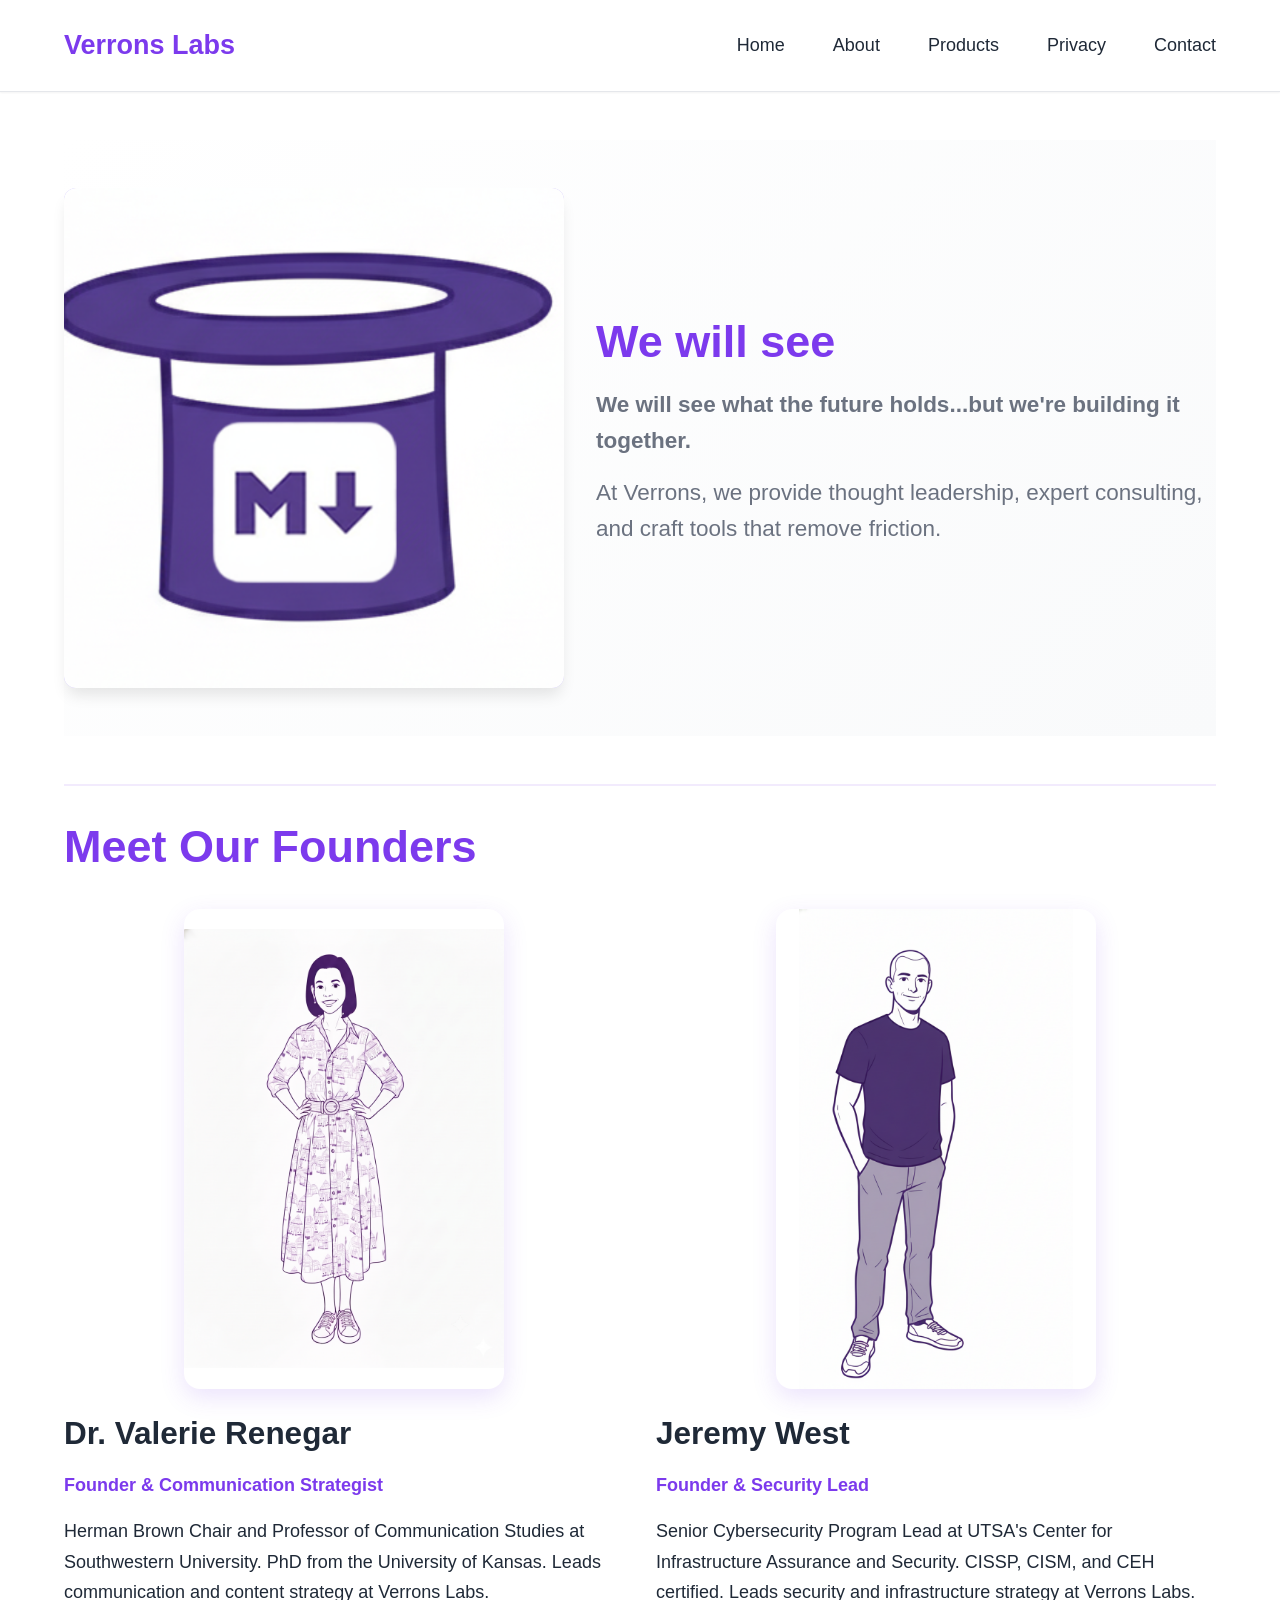
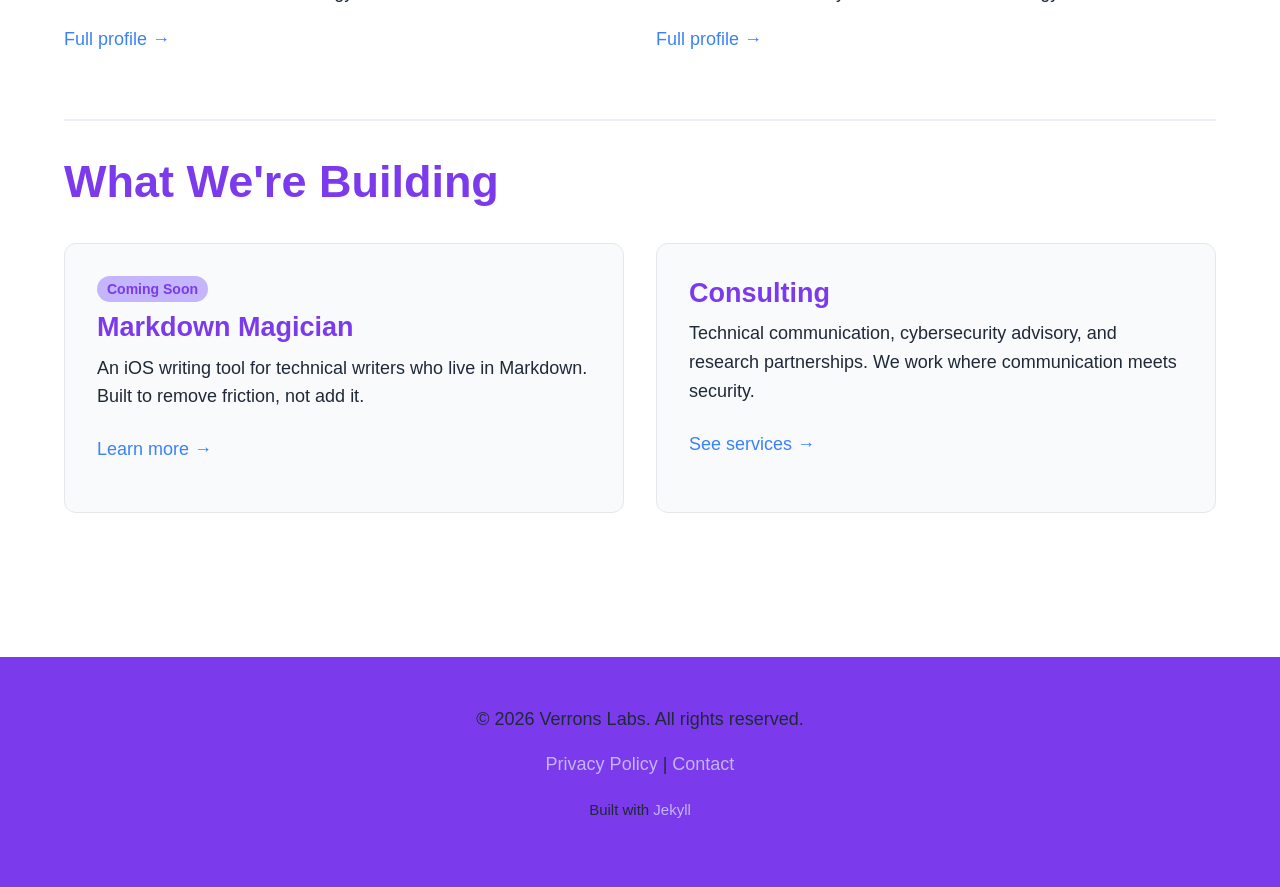
<file: index.html>
<!DOCTYPE html>
<html lang="en">
<head>
  <meta charset="UTF-8">
  <meta name="viewport" content="width=device-width, initial-scale=1.0">
  <meta name="description" content="Verrons Labs - Products and consulting for technical writers">
  <meta name="theme-color" content="#7C3AED">
  
  <title>Home | Verrons Labs</title>
  
  <!-- CSS -->
  <link rel="stylesheet" href="/assets/css/style.css">
  
  <!-- Preconnect to optimize font loading -->
  <link rel="preconnect" href="https://fonts.googleapis.com">
  
  <!-- SEO -->
  <!-- Begin Jekyll SEO tag v2.8.0 -->
<title>Home | Verrons Labs</title>
<meta name="generator" content="Jekyll v4.3.4" />
<meta property="og:title" content="Home" />
<meta property="og:locale" content="en_US" />
<meta name="description" content="Verrons Labs - Products and consulting for technical writers" />
<meta property="og:description" content="Verrons Labs - Products and consulting for technical writers" />
<link rel="canonical" href="https://verrons.com/" />
<meta property="og:url" content="https://verrons.com/" />
<meta property="og:site_name" content="Verrons Labs" />
<meta property="og:type" content="website" />
<meta name="twitter:card" content="summary" />
<meta property="twitter:title" content="Home" />
<script type="application/ld+json">
{"@context":"https://schema.org","@type":"WebSite","description":"Verrons Labs - Products and consulting for technical writers","headline":"Home","name":"Verrons Labs","url":"https://verrons.com/"}</script>
<!-- End Jekyll SEO tag -->

  
  <!-- Favicon -->
  <link rel="icon" type="image/svg+xml" href="data:image/svg+xml,<svg xmlns='http://www.w3.org/2000/svg' viewBox='0 0 100 100'><text y='75' font-size='75' font-weight='bold' fill='%237C3AED'>V</text></svg>">
  
  <!-- Apple touch icon -->
  <link rel="apple-touch-icon" href="/assets/images/apple-touch-icon.png">
</head>
<body>
  <!-- Skip to main content link for accessibility -->
  <a href="#main" class="skip-link">Skip to main content</a>
  
  <!-- Header and Navigation -->
  <header>
    <div class="container">
      <nav>
        <a href="/" class="logo">Verrons Labs</a>
        <ul class="nav-links">
          <li><a href="/index.html">Home</a></li>
          <li><a href="/about/">About</a></li>
          <li><a href="/products/">Products</a></li>
          <li><a href="/privacy/">Privacy</a></li>
          <li><a href="/contact/">Contact</a></li>
        </ul>
      </nav>
    </div>
  </header>

  <!-- Main content -->
  <main id="main">
    <div class="container">
      <section class="hero">
  <div class="hero-content">
    <div class="hero-avatar">
      <img src="/assets/images/Icons/mm-logo.png" alt="Markdown Magician - Our first product" aria-label="Markdown Magician Logo" loading="lazy" />
    </div>
    <div class="hero-text">
      <h2>We will see</h2>
      <p><strong>We will see what the future holds...but we're building it together.</strong></p>
      <p>At Verrons, we provide thought leadership, expert consulting, and craft tools that remove friction.</p>
    </div>
  </div>
</section>

<div class="divider"></div>

<section id="founders">
  <h2>Meet Our Founders</h2>
  <div class="founders">
    <!-- Valerie -->
    <div class="founder">
      <div class="founder-image">
        <img src="/assets/images/avatars/valerie-renegar-hero.png" alt="Dr. Valerie Renegar" />
      </div>
      <div class="founder-content">
        <h3>Dr. Valerie Renegar</h3>
        <p><strong>Founder &amp; Communication Strategist</strong></p>
        <p>Herman Brown Chair and Professor of Communication Studies at Southwestern University. PhD from the University of Kansas. Leads communication and content strategy at Verrons Labs.</p>
        <p><a href="/about/">Full profile →</a></p>
      </div>
    </div>

    <!-- Jeremy -->
    <div class="founder">
      <div class="founder-image">
        <img src="/assets/images/avatars/jeremy-west-professional.png" alt="Jeremy West" />
      </div>
      <div class="founder-content">
        <h3>Jeremy West</h3>
        <p><strong>Founder &amp; Security Lead</strong></p>
        <p>Senior Cybersecurity Program Lead at UTSA's Center for Infrastructure Assurance and Security. CISSP, CISM, and CEH certified. Leads security and infrastructure strategy at Verrons Labs.</p>
        <p><a href="/about/">Full profile →</a></p>
      </div>
    </div>

  </div>
</section>

<div class="divider"></div>

<section class="content">
  <h2>What We're Building</h2>
  <div class="services-grid">

    <div class="service-card">
      <span class="badge">Coming Soon</span>
      <h3>Markdown Magician</h3>
      <p>An iOS writing tool for technical writers who live in Markdown. Built to remove friction, not add it.</p>
      <p><a href="/products/">Learn more →</a></p>
    </div>

    <div class="service-card">
      <h3>Consulting</h3>
      <p>Technical communication, cybersecurity advisory, and research partnerships. We work where communication meets security.</p>
      <p><a href="/products/">See services →</a></p>
    </div>

  </div>
</section>

    </div>
  </main>

  <!-- Footer -->
  <footer>
    <div class="container">
      <p>&copy; 2026 Verrons Labs. All rights reserved.</p>
      <p>
        <a href="/privacy/">Privacy Policy</a> | 
        <a href="mailto:contact@verrons.com">Contact</a>
      </p>
      <p>
        <small>Built with <a href="https://jekyllrb.com/" target="_blank">Jekyll</a></small>
      </p>
    </div>
  </footer>

  <!-- Analytics and scripts (future) -->
  <!-- No tracking or analytics in MVP to comply with privacy requirements -->
</body>
</html>
</file>
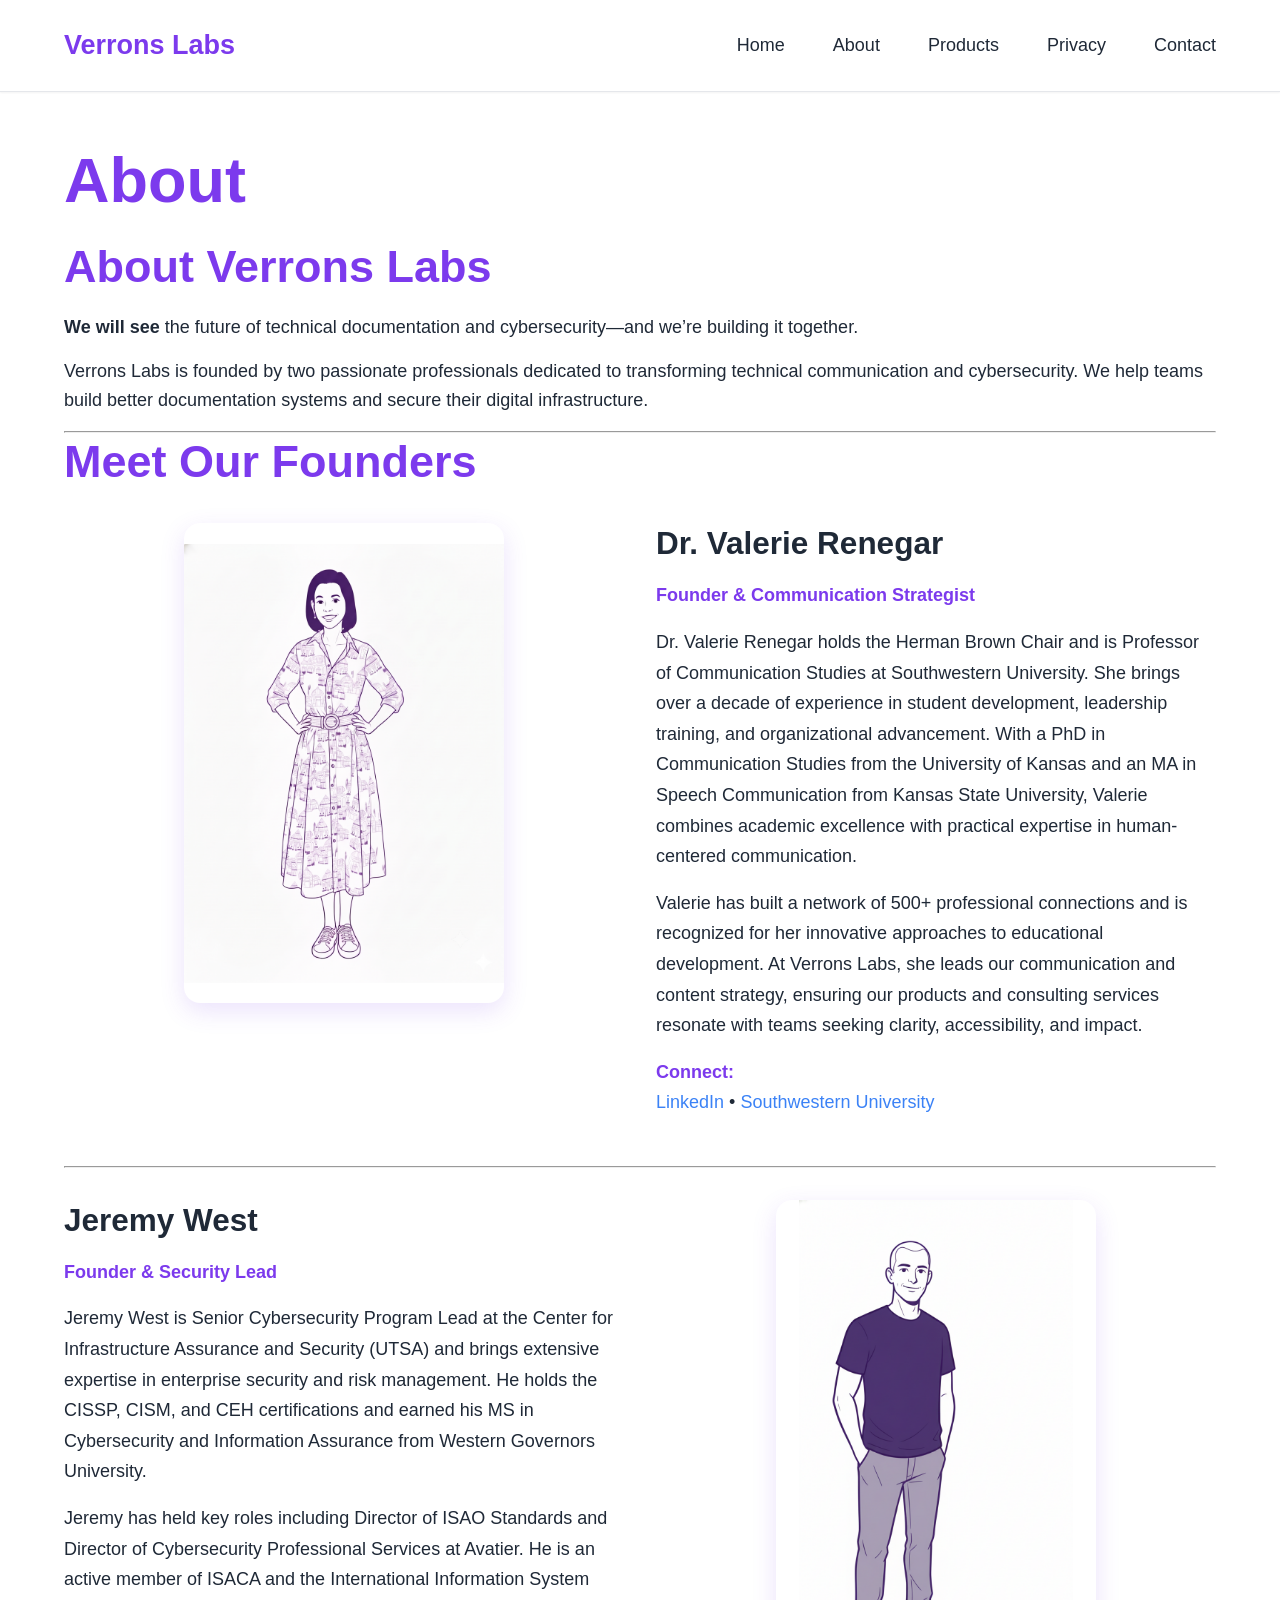
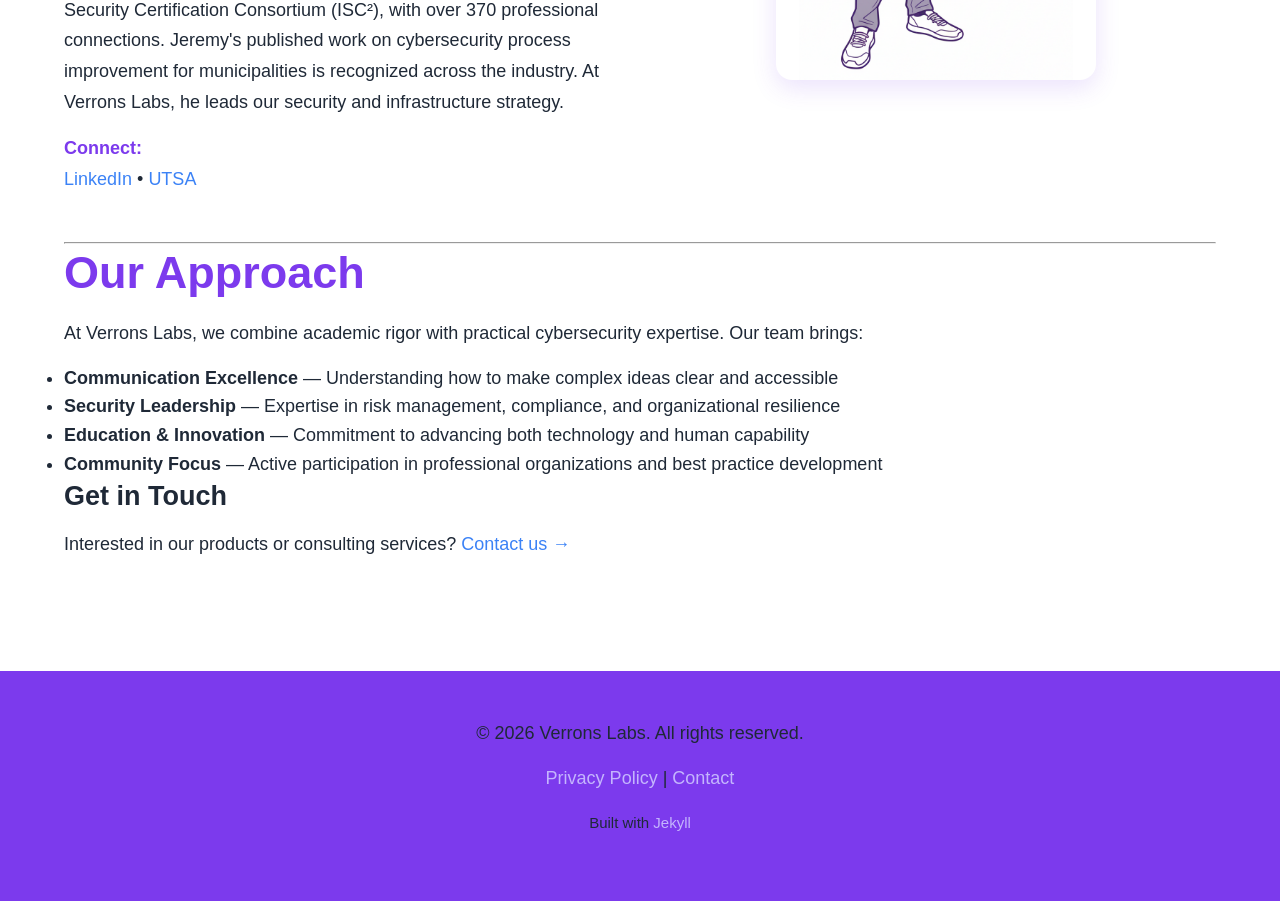
<file: about/index.html>
<!DOCTYPE html>
<html lang="en">
<head>
  <meta charset="UTF-8">
  <meta name="viewport" content="width=device-width, initial-scale=1.0">
  <meta name="description" content="About Verrons Labs - Meet the founders">
  <meta name="theme-color" content="#7C3AED">
  
  <title>About | Verrons Labs</title>
  
  <!-- CSS -->
  <link rel="stylesheet" href="/assets/css/style.css">
  
  <!-- Preconnect to optimize font loading -->
  <link rel="preconnect" href="https://fonts.googleapis.com">
  
  <!-- SEO -->
  <!-- Begin Jekyll SEO tag v2.8.0 -->
<title>About | Verrons Labs</title>
<meta name="generator" content="Jekyll v4.3.4" />
<meta property="og:title" content="About" />
<meta property="og:locale" content="en_US" />
<meta name="description" content="About Verrons Labs - Meet the founders" />
<meta property="og:description" content="About Verrons Labs - Meet the founders" />
<link rel="canonical" href="https://verrons.com/about/" />
<meta property="og:url" content="https://verrons.com/about/" />
<meta property="og:site_name" content="Verrons Labs" />
<meta property="og:type" content="website" />
<meta name="twitter:card" content="summary" />
<meta property="twitter:title" content="About" />
<script type="application/ld+json">
{"@context":"https://schema.org","@type":"WebSite","description":"About Verrons Labs - Meet the founders","headline":"About","name":"Verrons Labs","url":"https://verrons.com/about/"}</script>
<!-- End Jekyll SEO tag -->

  
  <!-- Favicon -->
  <link rel="icon" type="image/svg+xml" href="data:image/svg+xml,<svg xmlns='http://www.w3.org/2000/svg' viewBox='0 0 100 100'><text y='75' font-size='75' font-weight='bold' fill='%237C3AED'>V</text></svg>">
  
  <!-- Apple touch icon -->
  <link rel="apple-touch-icon" href="/assets/images/apple-touch-icon.png">
</head>
<body>
  <!-- Skip to main content link for accessibility -->
  <a href="#main" class="skip-link">Skip to main content</a>
  
  <!-- Header and Navigation -->
  <header>
    <div class="container">
      <nav>
        <a href="/" class="logo">Verrons Labs</a>
        <ul class="nav-links">
          <li><a href="/index.html">Home</a></li>
          <li><a href="/about/">About</a></li>
          <li><a href="/products/">Products</a></li>
          <li><a href="/privacy/">Privacy</a></li>
          <li><a href="/contact/">Contact</a></li>
        </ul>
      </nav>
    </div>
  </header>

  <!-- Main content -->
  <main id="main">
    <div class="container">
      <article class="page">
  
    <h1>About</h1>
  
  
  <h2 id="about-verrons-labs">About Verrons Labs</h2>

<p><strong>We will see</strong> the future of technical documentation and cybersecurity—and we’re building it together.</p>

<p>Verrons Labs is founded by two passionate professionals dedicated to transforming technical communication and cybersecurity. We help teams build better documentation systems and secure their digital infrastructure.</p>

<hr />

<h2 id="meet-our-founders">Meet Our Founders</h2>

<div class="founder-profile">
  <div class="founder-image">
    <img src="/assets/images/avatars/valerie-renegar-hero.png" alt="Dr. Valerie Renegar - Founder &amp; Communication Strategist" />
  </div>
  <div class="founder-content">
    <h3>Dr. Valerie Renegar</h3>
    <p><strong>Founder &amp; Communication Strategist</strong></p>
    
    <p>Dr. Valerie Renegar holds the Herman Brown Chair and is Professor of Communication Studies at Southwestern University. She brings over a decade of experience in student development, leadership training, and organizational advancement. With a PhD in Communication Studies from the University of Kansas and an MA in Speech Communication from Kansas State University, Valerie combines academic excellence with practical expertise in human-centered communication.</p>
    
    <p>Valerie has built a network of 500+ professional connections and is recognized for her innovative approaches to educational development. At Verrons Labs, she leads our communication and content strategy, ensuring our products and consulting services resonate with teams seeking clarity, accessibility, and impact.</p>
    
    <p><strong>Connect:</strong><br />
    <a href="https://www.linkedin.com/in/valerie-renegar-298a778/">LinkedIn</a> • <a href="https://www.southwestern.edu/">Southwestern University</a></p>
  </div>
</div>

<hr />

<div class="founder-profile founder-profile--alternate">
  <div class="founder-image">
    <img src="/assets/images/avatars/jeremy-west-professional.png" alt="Jeremy West - Founder &amp; Security Lead" />
  </div>
  <div class="founder-content">
    <h3>Jeremy West</h3>
    <p><strong>Founder &amp; Security Lead</strong></p>
    
    <p>Jeremy West is Senior Cybersecurity Program Lead at the Center for Infrastructure Assurance and Security (UTSA) and brings extensive expertise in enterprise security and risk management. He holds the CISSP, CISM, and CEH certifications and earned his MS in Cybersecurity and Information Assurance from Western Governors University.</p>
    
    <p>Jeremy has held key roles including Director of ISAO Standards and Director of Cybersecurity Professional Services at Avatier. He is an active member of ISACA and the International Information System Security Certification Consortium (ISC²), with over 370 professional connections. Jeremy's published work on cybersecurity process improvement for municipalities is recognized across the industry. At Verrons Labs, he leads our security and infrastructure strategy.</p>
    
    <p><strong>Connect:</strong><br />
    <a href="https://www.linkedin.com/in/jeremy-west-security/">LinkedIn</a> • <a href="https://www.utsa.edu/">UTSA</a></p>
  </div>
</div>

<hr />

<h2 id="our-approach">Our Approach</h2>

<p>At Verrons Labs, we combine academic rigor with practical cybersecurity expertise. Our team brings:</p>

<ul>
  <li><strong>Communication Excellence</strong> — Understanding how to make complex ideas clear and accessible</li>
  <li><strong>Security Leadership</strong> — Expertise in risk management, compliance, and organizational resilience</li>
  <li><strong>Education &amp; Innovation</strong> — Commitment to advancing both technology and human capability</li>
  <li><strong>Community Focus</strong> — Active participation in professional organizations and best practice development</li>
</ul>

<h3 id="get-in-touch">Get in Touch</h3>

<p>Interested in our products or consulting services? <a href="/contact/">Contact us →</a></p>

</article>

    </div>
  </main>

  <!-- Footer -->
  <footer>
    <div class="container">
      <p>&copy; 2026 Verrons Labs. All rights reserved.</p>
      <p>
        <a href="/privacy/">Privacy Policy</a> | 
        <a href="mailto:contact@verrons.com">Contact</a>
      </p>
      <p>
        <small>Built with <a href="https://jekyllrb.com/" target="_blank">Jekyll</a></small>
      </p>
    </div>
  </footer>

  <!-- Analytics and scripts (future) -->
  <!-- No tracking or analytics in MVP to comply with privacy requirements -->
</body>
</html>
</file>
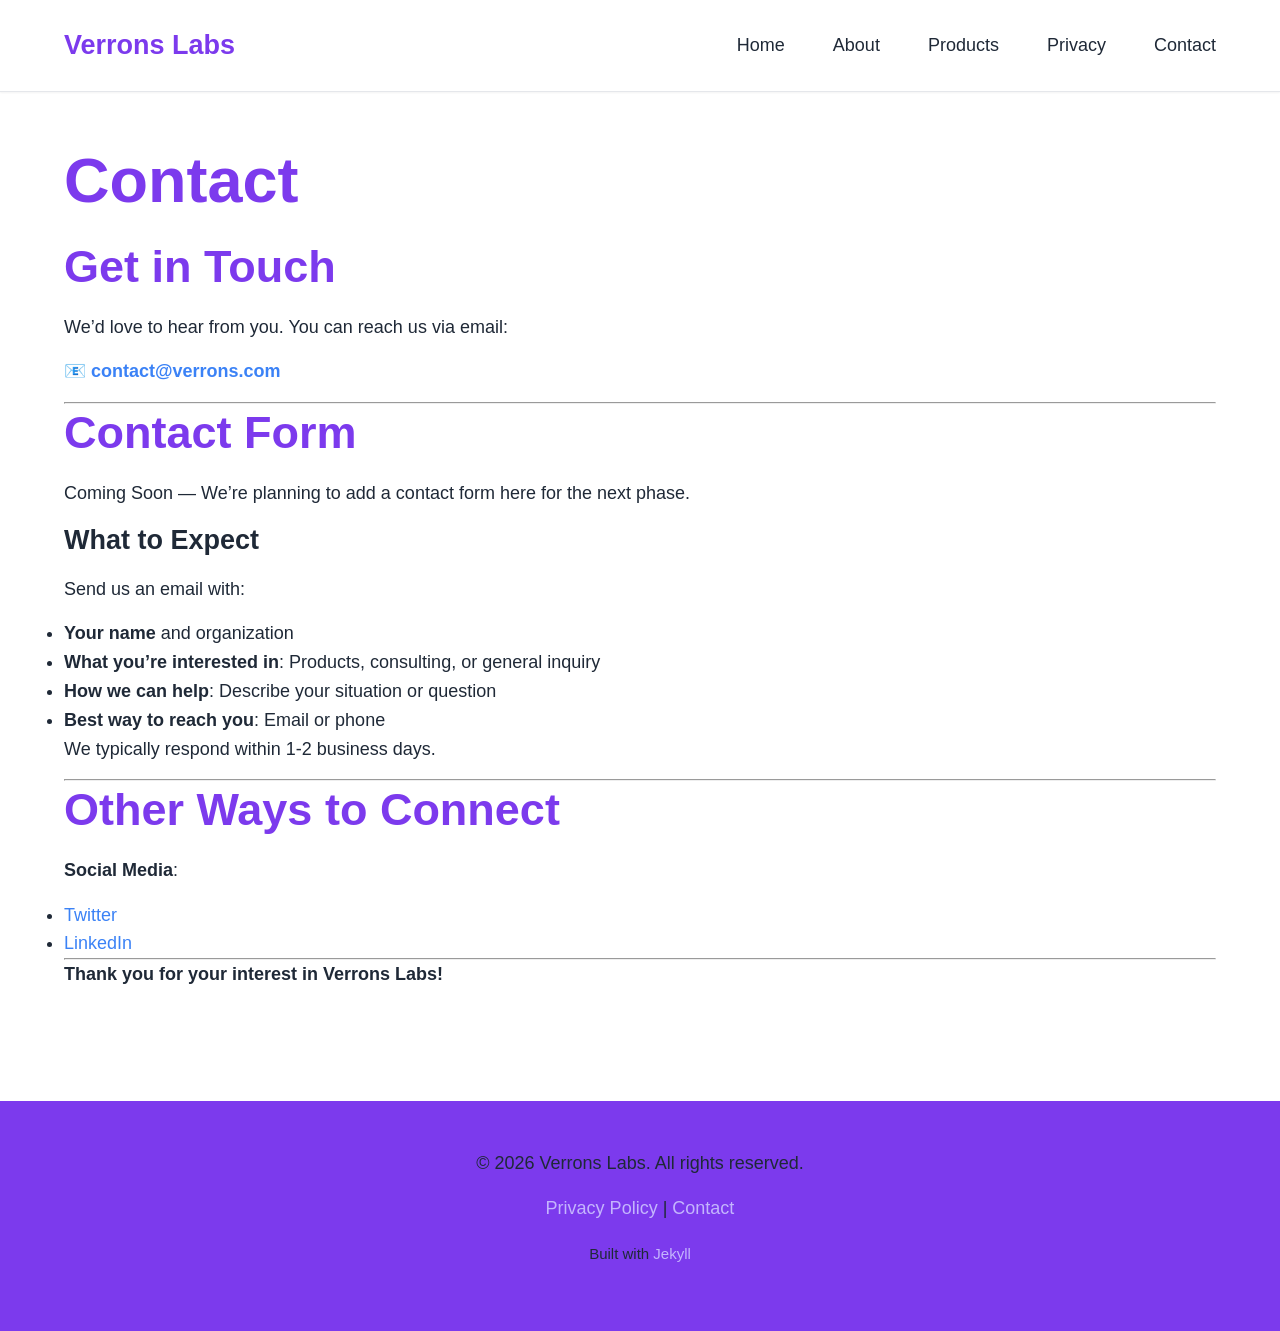
<file: contact/index.html>
<!DOCTYPE html>
<html lang="en">
<head>
  <meta charset="UTF-8">
  <meta name="viewport" content="width=device-width, initial-scale=1.0">
  <meta name="description" content="Contact Verrons Labs">
  <meta name="theme-color" content="#7C3AED">
  
  <title>Contact | Verrons Labs</title>
  
  <!-- CSS -->
  <link rel="stylesheet" href="/assets/css/style.css">
  
  <!-- Preconnect to optimize font loading -->
  <link rel="preconnect" href="https://fonts.googleapis.com">
  
  <!-- SEO -->
  <!-- Begin Jekyll SEO tag v2.8.0 -->
<title>Contact | Verrons Labs</title>
<meta name="generator" content="Jekyll v4.3.4" />
<meta property="og:title" content="Contact" />
<meta property="og:locale" content="en_US" />
<meta name="description" content="Contact Verrons Labs" />
<meta property="og:description" content="Contact Verrons Labs" />
<link rel="canonical" href="https://verrons.com/contact/" />
<meta property="og:url" content="https://verrons.com/contact/" />
<meta property="og:site_name" content="Verrons Labs" />
<meta property="og:type" content="website" />
<meta name="twitter:card" content="summary" />
<meta property="twitter:title" content="Contact" />
<script type="application/ld+json">
{"@context":"https://schema.org","@type":"WebPage","description":"Contact Verrons Labs","headline":"Contact","url":"https://verrons.com/contact/"}</script>
<!-- End Jekyll SEO tag -->

  
  <!-- Favicon -->
  <link rel="icon" type="image/svg+xml" href="data:image/svg+xml,<svg xmlns='http://www.w3.org/2000/svg' viewBox='0 0 100 100'><text y='75' font-size='75' font-weight='bold' fill='%237C3AED'>V</text></svg>">
  
  <!-- Apple touch icon -->
  <link rel="apple-touch-icon" href="/assets/images/apple-touch-icon.png">
</head>
<body>
  <!-- Skip to main content link for accessibility -->
  <a href="#main" class="skip-link">Skip to main content</a>
  
  <!-- Header and Navigation -->
  <header>
    <div class="container">
      <nav>
        <a href="/" class="logo">Verrons Labs</a>
        <ul class="nav-links">
          <li><a href="/index.html">Home</a></li>
          <li><a href="/about/">About</a></li>
          <li><a href="/products/">Products</a></li>
          <li><a href="/privacy/">Privacy</a></li>
          <li><a href="/contact/">Contact</a></li>
        </ul>
      </nav>
    </div>
  </header>

  <!-- Main content -->
  <main id="main">
    <div class="container">
      <article class="page">
  
    <h1>Contact</h1>
  
  
  <h2 id="get-in-touch">Get in Touch</h2>

<p>We’d love to hear from you. You can reach us via email:</p>

<p>📧 <strong><a href="mailto:contact@verrons.com">contact@verrons.com</a></strong></p>

<hr />

<h2 id="contact-form">Contact Form</h2>

<p>Coming Soon — We’re planning to add a contact form here for the next phase.</p>

<h3 id="what-to-expect">What to Expect</h3>

<p>Send us an email with:</p>
<ul>
  <li><strong>Your name</strong> and organization</li>
  <li><strong>What you’re interested in</strong>: Products, consulting, or general inquiry</li>
  <li><strong>How we can help</strong>: Describe your situation or question</li>
  <li><strong>Best way to reach you</strong>: Email or phone</li>
</ul>

<p>We typically respond within 1-2 business days.</p>

<hr />

<h2 id="other-ways-to-connect">Other Ways to Connect</h2>

<p><strong>Social Media</strong>:</p>
<ul>
  <li><a href="https://twitter.com/verrons_labs">Twitter</a></li>
  <li><a href="https://linkedin.com/company/verrons-labs">LinkedIn</a></li>
</ul>

<hr />

<p><strong>Thank you for your interest in Verrons Labs!</strong></p>

</article>

    </div>
  </main>

  <!-- Footer -->
  <footer>
    <div class="container">
      <p>&copy; 2026 Verrons Labs. All rights reserved.</p>
      <p>
        <a href="/privacy/">Privacy Policy</a> | 
        <a href="mailto:contact@verrons.com">Contact</a>
      </p>
      <p>
        <small>Built with <a href="https://jekyllrb.com/" target="_blank">Jekyll</a></small>
      </p>
    </div>
  </footer>

  <!-- Analytics and scripts (future) -->
  <!-- No tracking or analytics in MVP to comply with privacy requirements -->
</body>
</html>
</file>
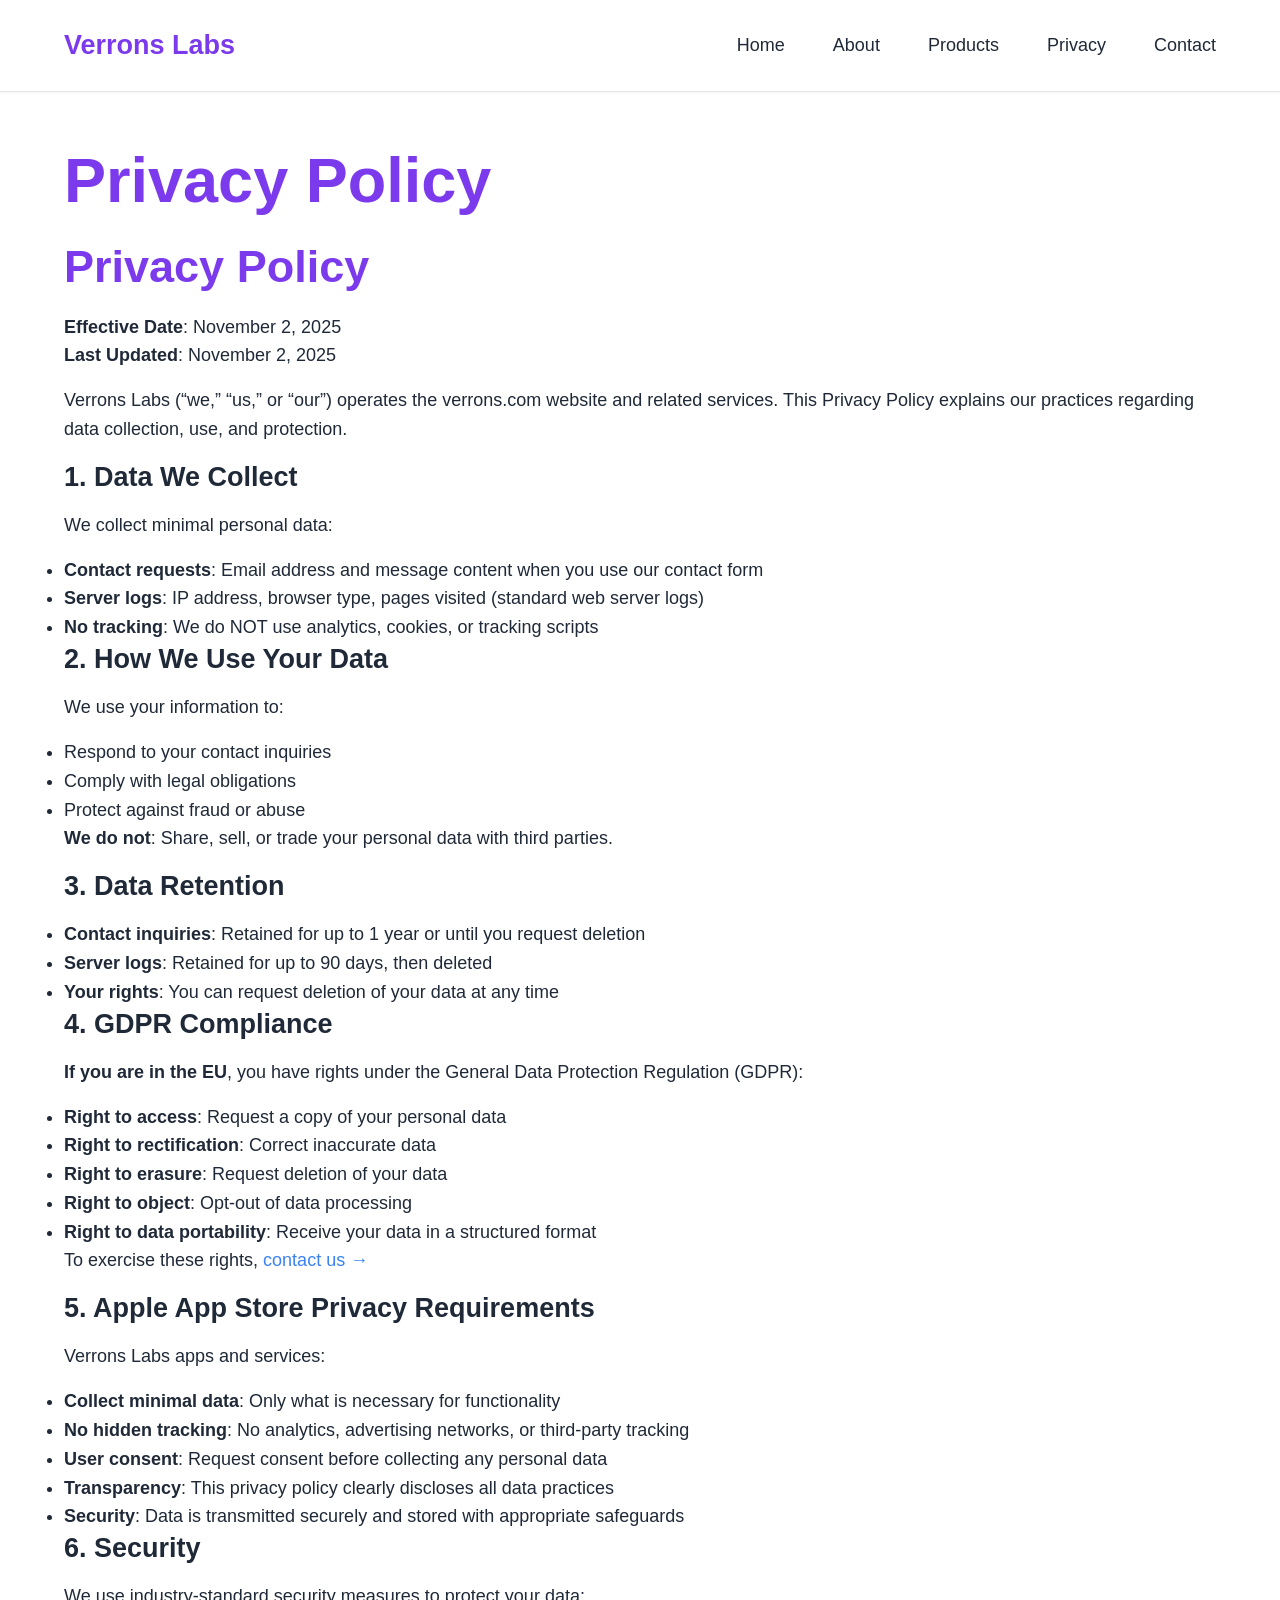
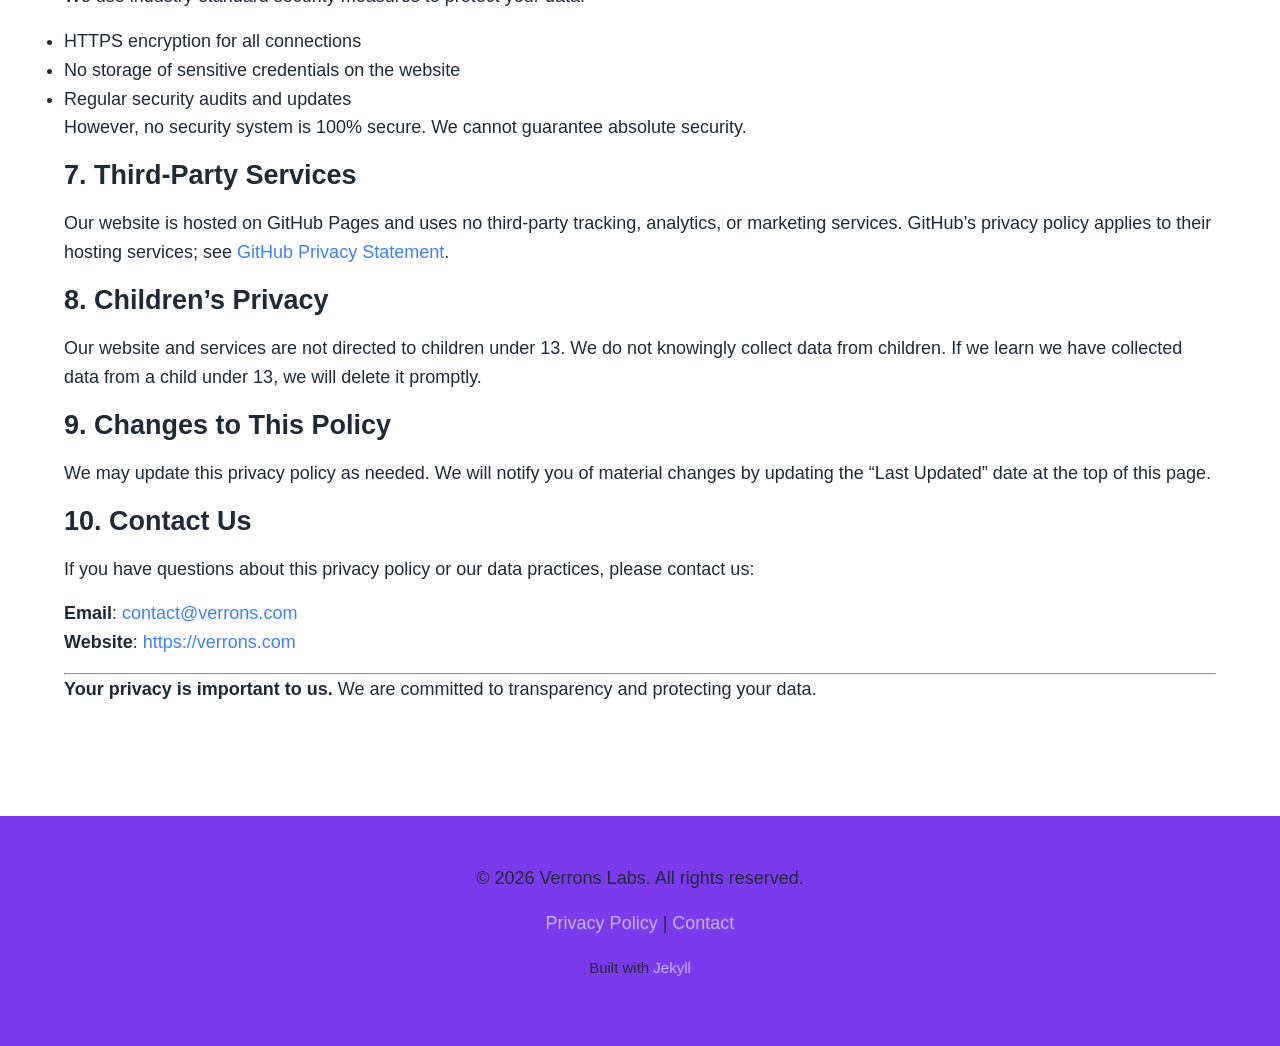
<file: privacy/index.html>
<!DOCTYPE html>
<html lang="en">
<head>
  <meta charset="UTF-8">
  <meta name="viewport" content="width=device-width, initial-scale=1.0">
  <meta name="description" content="Verrons Labs Privacy Policy - GDPR and Apple compliant">
  <meta name="theme-color" content="#7C3AED">
  
  <title>Privacy Policy | Verrons Labs</title>
  
  <!-- CSS -->
  <link rel="stylesheet" href="/assets/css/style.css">
  
  <!-- Preconnect to optimize font loading -->
  <link rel="preconnect" href="https://fonts.googleapis.com">
  
  <!-- SEO -->
  <!-- Begin Jekyll SEO tag v2.8.0 -->
<title>Privacy Policy | Verrons Labs</title>
<meta name="generator" content="Jekyll v4.3.4" />
<meta property="og:title" content="Privacy Policy" />
<meta property="og:locale" content="en_US" />
<meta name="description" content="Verrons Labs Privacy Policy - GDPR and Apple compliant" />
<meta property="og:description" content="Verrons Labs Privacy Policy - GDPR and Apple compliant" />
<link rel="canonical" href="https://verrons.com/privacy/" />
<meta property="og:url" content="https://verrons.com/privacy/" />
<meta property="og:site_name" content="Verrons Labs" />
<meta property="og:type" content="website" />
<meta name="twitter:card" content="summary" />
<meta property="twitter:title" content="Privacy Policy" />
<script type="application/ld+json">
{"@context":"https://schema.org","@type":"WebPage","description":"Verrons Labs Privacy Policy - GDPR and Apple compliant","headline":"Privacy Policy","url":"https://verrons.com/privacy/"}</script>
<!-- End Jekyll SEO tag -->

  
  <!-- Favicon -->
  <link rel="icon" type="image/svg+xml" href="data:image/svg+xml,<svg xmlns='http://www.w3.org/2000/svg' viewBox='0 0 100 100'><text y='75' font-size='75' font-weight='bold' fill='%237C3AED'>V</text></svg>">
  
  <!-- Apple touch icon -->
  <link rel="apple-touch-icon" href="/assets/images/apple-touch-icon.png">
</head>
<body>
  <!-- Skip to main content link for accessibility -->
  <a href="#main" class="skip-link">Skip to main content</a>
  
  <!-- Header and Navigation -->
  <header>
    <div class="container">
      <nav>
        <a href="/" class="logo">Verrons Labs</a>
        <ul class="nav-links">
          <li><a href="/index.html">Home</a></li>
          <li><a href="/about/">About</a></li>
          <li><a href="/products/">Products</a></li>
          <li><a href="/privacy/">Privacy</a></li>
          <li><a href="/contact/">Contact</a></li>
        </ul>
      </nav>
    </div>
  </header>

  <!-- Main content -->
  <main id="main">
    <div class="container">
      <article class="page">
  
    <h1>Privacy Policy</h1>
  
  
  <h2 id="privacy-policy">Privacy Policy</h2>

<p><strong>Effective Date</strong>: November 2, 2025<br />
<strong>Last Updated</strong>: November 2, 2025</p>

<p>Verrons Labs (“we,” “us,” or “our”) operates the verrons.com website and related services. This Privacy Policy explains our practices regarding data collection, use, and protection.</p>

<h3 id="1-data-we-collect">1. Data We Collect</h3>

<p>We collect minimal personal data:</p>
<ul>
  <li><strong>Contact requests</strong>: Email address and message content when you use our contact form</li>
  <li><strong>Server logs</strong>: IP address, browser type, pages visited (standard web server logs)</li>
  <li><strong>No tracking</strong>: We do NOT use analytics, cookies, or tracking scripts</li>
</ul>

<h3 id="2-how-we-use-your-data">2. How We Use Your Data</h3>

<p>We use your information to:</p>
<ul>
  <li>Respond to your contact inquiries</li>
  <li>Comply with legal obligations</li>
  <li>Protect against fraud or abuse</li>
</ul>

<p><strong>We do not</strong>: Share, sell, or trade your personal data with third parties.</p>

<h3 id="3-data-retention">3. Data Retention</h3>

<ul>
  <li><strong>Contact inquiries</strong>: Retained for up to 1 year or until you request deletion</li>
  <li><strong>Server logs</strong>: Retained for up to 90 days, then deleted</li>
  <li><strong>Your rights</strong>: You can request deletion of your data at any time</li>
</ul>

<h3 id="4-gdpr-compliance">4. GDPR Compliance</h3>

<p><strong>If you are in the EU</strong>, you have rights under the General Data Protection Regulation (GDPR):</p>
<ul>
  <li><strong>Right to access</strong>: Request a copy of your personal data</li>
  <li><strong>Right to rectification</strong>: Correct inaccurate data</li>
  <li><strong>Right to erasure</strong>: Request deletion of your data</li>
  <li><strong>Right to object</strong>: Opt-out of data processing</li>
  <li><strong>Right to data portability</strong>: Receive your data in a structured format</li>
</ul>

<p>To exercise these rights, <a href="/contact/">contact us →</a></p>

<h3 id="5-apple-app-store-privacy-requirements">5. Apple App Store Privacy Requirements</h3>

<p>Verrons Labs apps and services:</p>
<ul>
  <li><strong>Collect minimal data</strong>: Only what is necessary for functionality</li>
  <li><strong>No hidden tracking</strong>: No analytics, advertising networks, or third-party tracking</li>
  <li><strong>User consent</strong>: Request consent before collecting any personal data</li>
  <li><strong>Transparency</strong>: This privacy policy clearly discloses all data practices</li>
  <li><strong>Security</strong>: Data is transmitted securely and stored with appropriate safeguards</li>
</ul>

<h3 id="6-security">6. Security</h3>

<p>We use industry-standard security measures to protect your data:</p>
<ul>
  <li>HTTPS encryption for all connections</li>
  <li>No storage of sensitive credentials on the website</li>
  <li>Regular security audits and updates</li>
</ul>

<p>However, no security system is 100% secure. We cannot guarantee absolute security.</p>

<h3 id="7-third-party-services">7. Third-Party Services</h3>

<p>Our website is hosted on GitHub Pages and uses no third-party tracking, analytics, or marketing services. GitHub’s privacy policy applies to their hosting services; see <a href="https://docs.github.com/en/site-policy/privacy-policies/github-privacy-statement">GitHub Privacy Statement</a>.</p>

<h3 id="8-childrens-privacy">8. Children’s Privacy</h3>

<p>Our website and services are not directed to children under 13. We do not knowingly collect data from children. If we learn we have collected data from a child under 13, we will delete it promptly.</p>

<h3 id="9-changes-to-this-policy">9. Changes to This Policy</h3>

<p>We may update this privacy policy as needed. We will notify you of material changes by updating the “Last Updated” date at the top of this page.</p>

<h3 id="10-contact-us">10. Contact Us</h3>

<p>If you have questions about this privacy policy or our data practices, please contact us:</p>

<p><strong>Email</strong>: <a href="mailto:contact@verrons.com">contact@verrons.com</a><br />
<strong>Website</strong>: <a href="https://verrons.com">https://verrons.com</a></p>

<hr />

<p><strong>Your privacy is important to us.</strong> We are committed to transparency and protecting your data.</p>

</article>

    </div>
  </main>

  <!-- Footer -->
  <footer>
    <div class="container">
      <p>&copy; 2026 Verrons Labs. All rights reserved.</p>
      <p>
        <a href="/privacy/">Privacy Policy</a> | 
        <a href="mailto:contact@verrons.com">Contact</a>
      </p>
      <p>
        <small>Built with <a href="https://jekyllrb.com/" target="_blank">Jekyll</a></small>
      </p>
    </div>
  </footer>

  <!-- Analytics and scripts (future) -->
  <!-- No tracking or analytics in MVP to comply with privacy requirements -->
</body>
</html>
</file>
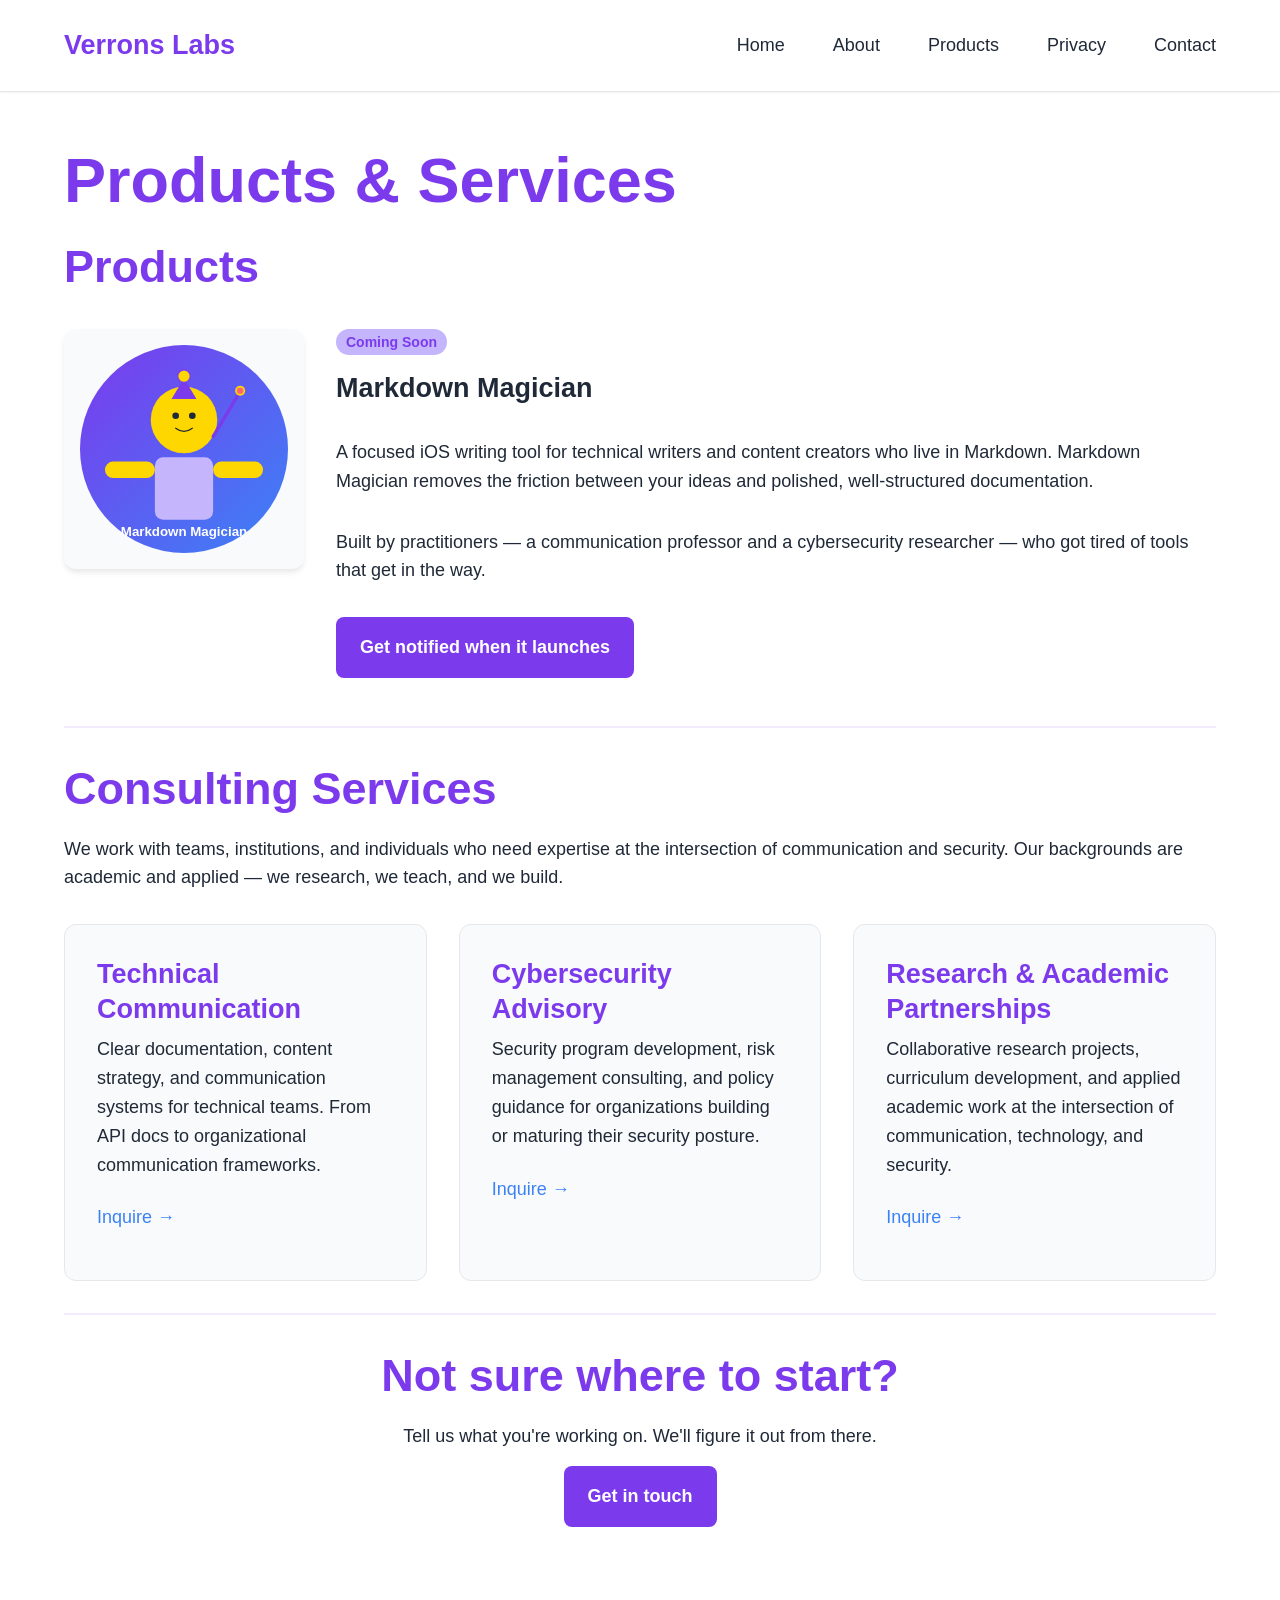
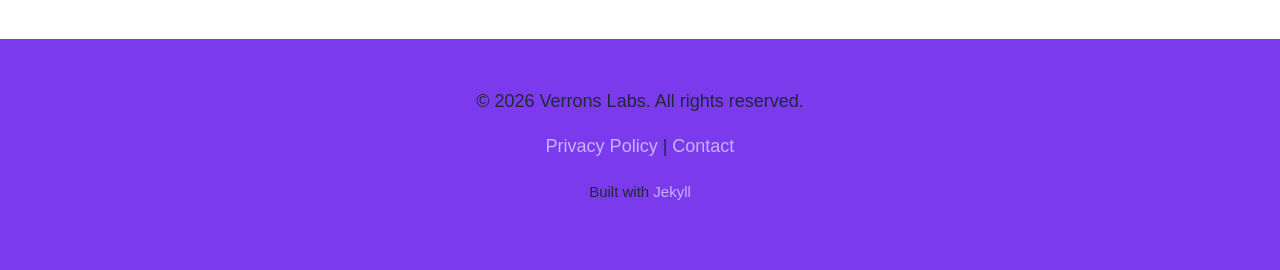
<file: products/index.html>
<!DOCTYPE html>
<html lang="en">
<head>
  <meta charset="UTF-8">
  <meta name="viewport" content="width=device-width, initial-scale=1.0">
  <meta name="description" content="Verrons Labs products and consulting services for technical writers, educators, and security professionals">
  <meta name="theme-color" content="#7C3AED">
  
  <title>Products & Services | Verrons Labs</title>
  
  <!-- CSS -->
  <link rel="stylesheet" href="/assets/css/style.css">
  
  <!-- Preconnect to optimize font loading -->
  <link rel="preconnect" href="https://fonts.googleapis.com">
  
  <!-- SEO -->
  <!-- Begin Jekyll SEO tag v2.8.0 -->
<title>Products &amp; Services | Verrons Labs</title>
<meta name="generator" content="Jekyll v4.3.4" />
<meta property="og:title" content="Products &amp; Services" />
<meta property="og:locale" content="en_US" />
<meta name="description" content="Verrons Labs products and consulting services for technical writers, educators, and security professionals" />
<meta property="og:description" content="Verrons Labs products and consulting services for technical writers, educators, and security professionals" />
<link rel="canonical" href="https://verrons.com/products/" />
<meta property="og:url" content="https://verrons.com/products/" />
<meta property="og:site_name" content="Verrons Labs" />
<meta property="og:type" content="website" />
<meta name="twitter:card" content="summary" />
<meta property="twitter:title" content="Products &amp; Services" />
<script type="application/ld+json">
{"@context":"https://schema.org","@type":"WebPage","description":"Verrons Labs products and consulting services for technical writers, educators, and security professionals","headline":"Products &amp; Services","url":"https://verrons.com/products/"}</script>
<!-- End Jekyll SEO tag -->

  
  <!-- Favicon -->
  <link rel="icon" type="image/svg+xml" href="data:image/svg+xml,<svg xmlns='http://www.w3.org/2000/svg' viewBox='0 0 100 100'><text y='75' font-size='75' font-weight='bold' fill='%237C3AED'>V</text></svg>">
  
  <!-- Apple touch icon -->
  <link rel="apple-touch-icon" href="/assets/images/apple-touch-icon.png">
</head>
<body>
  <!-- Skip to main content link for accessibility -->
  <a href="#main" class="skip-link">Skip to main content</a>
  
  <!-- Header and Navigation -->
  <header>
    <div class="container">
      <nav>
        <a href="/" class="logo">Verrons Labs</a>
        <ul class="nav-links">
          <li><a href="/index.html">Home</a></li>
          <li><a href="/about/">About</a></li>
          <li><a href="/products/">Products</a></li>
          <li><a href="/privacy/">Privacy</a></li>
          <li><a href="/contact/">Contact</a></li>
        </ul>
      </nav>
    </div>
  </header>

  <!-- Main content -->
  <main id="main">
    <div class="container">
      <article class="page">
  
    <h1>Products & Services</h1>
  
  
  <h2 id="products">Products</h2>

<div class="product-hero">
  <div class="product-hero-image">
    <img src="/assets/images/avatars/markdown-magician-hero.svg" alt="Markdown Magician" loading="lazy" />
  </div>
  <div class="product-hero-content">
    <span class="badge">Coming Soon</span>
    <h3>Markdown Magician</h3>
    <p>A focused iOS writing tool for technical writers and content creators who live in Markdown. Markdown Magician removes the friction between your ideas and polished, well-structured documentation.</p>
    <p>Built by practitioners — a communication professor and a cybersecurity researcher — who got tired of tools that get in the way.</p>
    <p><a href="/contact/" class="btn">Get notified when it launches</a></p>
  </div>
</div>

<div class="divider"></div>

<h2 id="consulting-services">Consulting Services</h2>

<p>We work with teams, institutions, and individuals who need expertise at the intersection of communication and security. Our backgrounds are academic and applied — we research, we teach, and we build.</p>

<div class="services-grid">

  <div class="service-card">
    <h3>Technical Communication</h3>
    <p>Clear documentation, content strategy, and communication systems for technical teams. From API docs to organizational communication frameworks.</p>
    <p><a href="/contact/">Inquire →</a></p>
  </div>

  <div class="service-card">
    <h3>Cybersecurity Advisory</h3>
    <p>Security program development, risk management consulting, and policy guidance for organizations building or maturing their security posture.</p>
    <p><a href="/contact/">Inquire →</a></p>
  </div>

  <div class="service-card">
    <h3>Research &amp; Academic Partnerships</h3>
    <p>Collaborative research projects, curriculum development, and applied academic work at the intersection of communication, technology, and security.</p>
    <p><a href="/contact/">Inquire →</a></p>
  </div>

</div>

<div class="divider"></div>

<div class="content" style="text-align: center;">
  <h2>Not sure where to start?</h2>
  <p>Tell us what you're working on. We'll figure it out from there.</p>
  <p><a href="/contact/" class="btn">Get in touch</a></p>
</div>

</article>

    </div>
  </main>

  <!-- Footer -->
  <footer>
    <div class="container">
      <p>&copy; 2026 Verrons Labs. All rights reserved.</p>
      <p>
        <a href="/privacy/">Privacy Policy</a> | 
        <a href="mailto:contact@verrons.com">Contact</a>
      </p>
      <p>
        <small>Built with <a href="https://jekyllrb.com/" target="_blank">Jekyll</a></small>
      </p>
    </div>
  </footer>

  <!-- Analytics and scripts (future) -->
  <!-- No tracking or analytics in MVP to comply with privacy requirements -->
</body>
</html>
</file>
<file: assets/css/style.css>
/* Verrons Labs Main Stylesheet */
/* Responsive, accessible design with purple/blue/white palette */

/* Color Palette (from specification) */
:root {
  --color-purple: #7C3AED;
  --color-purple-light: #C4B5FD;
  --color-blue: #3B82F6;
  --color-white: #FFFFFF;
  --color-text: #1F2937;
  --color-text-light: #6B7280;
  --color-bg: #F9FAFB;
  --color-border: #E5E7EB;
  --color-success: #10B981;
  --color-error: #EF4444;

  /* Typography */
  --font-family-base: -apple-system, BlinkMacSystemFont, 'Segoe UI', 'Roboto', 'Oxygen', 'Ubuntu', 'Cantarell', sans-serif;
  --font-family-mono: 'Monaco', 'Courier New', monospace;
  --font-size-base: 16px;
  --font-size-small: 14px;
  --font-size-large: 18px;
  --line-height-base: 1.6;

  /* Spacing (8px base unit) */
  --space-xs: 4px;
  --space-sm: 8px;
  --space-md: 16px;
  --space-lg: 24px;
  --space-xl: 32px;
  --space-2xl: 48px;

  /* Breakpoints */
  --breakpoint-mobile: 320px;
  --breakpoint-tablet: 768px;
  --breakpoint-desktop: 1024px;
  --breakpoint-wide: 1280px;

  /* Sizing for hero avatar (from specification) */
  --avatar-size-mobile: 240px;
  --avatar-size-tablet: 400px;
  --avatar-size-desktop: 500px;

  /* Border radius */
  --radius-sm: 4px;
  --radius-md: 8px;
  --radius-lg: 12px;
  --radius-full: 9999px;

  /* Shadows */
  --shadow-sm: 0 1px 2px 0 rgba(0, 0, 0, 0.05);
  --shadow-md: 0 4px 6px -1px rgba(0, 0, 0, 0.1);
  --shadow-lg: 0 10px 15px -3px rgba(0, 0, 0, 0.1);
}

/* Reset and normalize */
* {
  margin: 0;
  padding: 0;
  box-sizing: border-box;
}

html {
  font-size: var(--font-size-base);
  scroll-behavior: smooth;
}

body {
  font-family: var(--font-family-base);
  color: var(--color-text);
  background-color: var(--color-white);
  line-height: var(--line-height-base);
  -webkit-font-smoothing: antialiased;
  -moz-osx-font-smoothing: grayscale;
}

/* Typography */
h1, h2, h3, h4, h5, h6 {
  font-weight: 700;
  line-height: 1.3;
  margin-bottom: var(--space-md);
}

h1 {
  font-size: 2.5rem;  /* 40px */
  color: var(--color-purple);
}

h2 {
  font-size: 2rem;  /* 32px */
  color: var(--color-purple);
}

h3 {
  font-size: 1.5rem;  /* 24px */
  color: var(--color-text);
}

p {
  margin-bottom: var(--space-md);
  color: var(--color-text);
}

a {
  color: var(--color-blue);
  text-decoration: none;
  transition: color 0.2s ease;
}

a:hover {
  color: var(--color-purple);
  text-decoration: underline;
}

/* Container for responsive layout */
.container {
  max-width: 1200px;
  margin: 0 auto;
  padding: 0 var(--space-md);
}

/* Header and Navigation */
header {
  background-color: var(--color-white);
  border-bottom: 1px solid var(--color-border);
  padding: var(--space-lg) 0;
  position: sticky;
  top: 0;
  z-index: 100;
  box-shadow: var(--shadow-sm);
}

nav {
  display: flex;
  justify-content: space-between;
  align-items: center;
  gap: var(--space-lg);
}

.logo {
  font-size: 1.5rem;
  font-weight: 700;
  color: var(--color-purple);
}

.nav-links {
  display: flex;
  gap: var(--space-lg);
  list-style: none;
}

.nav-links a {
  color: var(--color-text);
  font-weight: 500;
  transition: color 0.2s ease;
}

.nav-links a:hover {
  color: var(--color-purple);
}

/* Hero Section */
.hero {
  background: linear-gradient(135deg, var(--color-white) 0%, var(--color-bg) 100%);
  padding: var(--space-2xl) 0;
  text-align: center;
}

.hero-content {
  display: flex;
  flex-direction: column;
  align-items: center;
  gap: var(--space-xl);
}

.hero-text {
  max-width: 800px;
}

.hero-text h1 {
  margin-bottom: var(--space-lg);
}

.hero-text p {
  font-size: 1.25rem;
  color: var(--color-text-light);
}

.hero-avatar {
  width: var(--avatar-size-mobile);
  height: var(--avatar-size-mobile);
  aspect-ratio: 1 / 1;
  border-radius: var(--radius-lg);
  background-color: var(--color-purple-light);
  overflow: hidden;
  box-shadow: var(--shadow-lg);
  display: flex;
  align-items: center;
  justify-content: center;
  flex-shrink: 0;
}

.hero-avatar img {
  width: 100%;
  height: 100%;
  object-fit: cover;
  alt: "Company avatar";
}

/* Main content */
main {
  padding: var(--space-2xl) 0;
  min-height: calc(100vh - 200px);
}

section {
  margin-bottom: var(--space-2xl);
}

/* Footer */
footer {
  background-color: var(--color-purple);
  color: var(--color-white);
  padding: var(--space-2xl) 0;
  text-align: center;
  margin-top: var(--space-2xl);
}

footer a {
  color: var(--color-purple-light);
}

footer a:hover {
  color: var(--color-white);
}

/* Buttons */
.btn {
  display: inline-block;
  padding: var(--space-md) var(--space-lg);
  background-color: var(--color-purple);
  color: var(--color-white);
  border: none;
  border-radius: var(--radius-md);
  font-size: 1rem;
  font-weight: 600;
  cursor: pointer;
  transition: all 0.2s ease;
  text-decoration: none;
}

.btn:hover {
  background-color: var(--color-blue);
  transform: translateY(-2px);
  box-shadow: var(--shadow-md);
}

.btn-secondary {
  background-color: var(--color-blue);
  color: var(--color-white);
}

.btn-secondary:hover {
  background-color: var(--color-purple);
}

/* Forms */
input, textarea, select {
  font-family: var(--font-family-base);
  font-size: 1rem;
  padding: var(--space-md);
  border: 1px solid var(--color-border);
  border-radius: var(--radius-md);
  background-color: var(--color-white);
  color: var(--color-text);
  transition: border-color 0.2s ease;
}

input:focus, textarea:focus, select:focus {
  outline: none;
  border-color: var(--color-blue);
  box-shadow: 0 0 0 3px rgba(59, 130, 246, 0.1);
}

/* Accessibility */
.sr-only {
  position: absolute;
  width: 1px;
  height: 1px;
  padding: 0;
  margin: -1px;
  overflow: hidden;
  clip: rect(0, 0, 0, 0);
  white-space: nowrap;
  border-width: 0;
}

/* Skip link */
.skip-link {
  position: absolute;
  top: -40px;
  left: 0;
  background: var(--color-blue);
  color: white;
  padding: 8px;
  text-decoration: none;
  z-index: 100;
}

.skip-link:focus {
  top: 0;
}

/* RESPONSIVE DESIGN */

/* Tablet (768px and up) */
@media (min-width: 768px) {
  :root {
    --font-size-base: 17px;
  }

  h1 {
    font-size: 3rem;  /* 48px */
  }

  h2 {
    font-size: 2.25rem;  /* 36px */
  }

  .nav-links {
    gap: var(--space-2xl);
  }

  .hero-avatar {
    width: var(--avatar-size-tablet);
    height: var(--avatar-size-tablet);
  }

  .hero-content {
    flex-direction: row;
    justify-content: center;
    align-items: center;
  }

  .hero-text {
    text-align: left;
  }
}

/* Desktop (1024px and up) */
@media (min-width: 1024px) {
  :root {
    --font-size-base: 18px;
  }

  h1 {
    font-size: 3.5rem;  /* 56px */
  }

  h2 {
    font-size: 2.5rem;  /* 40px */
  }

  .hero-avatar {
    width: var(--avatar-size-desktop);
    height: var(--avatar-size-desktop);
  }

  .container {
    padding: 0 var(--space-lg);
  }
}

/* Founder profiles */
.founders {
  display: grid;
  grid-template-columns: 1fr 1fr;
  gap: var(--space-xl);
  margin: var(--space-xl) 0;
}

.founder {
  display: flex;
  flex-direction: column;
  gap: var(--space-lg);
}

.founder-image {
  display: flex;
  justify-content: center;
}

.founder-image img {
  width: 100%;
  max-width: 280px;
  height: 400px;
  object-fit: contain;
  border-radius: 16px;
  box-shadow: 0 8px 24px rgba(124, 58, 237, 0.15);
}

.founder-content p {
  margin: var(--space-md) 0;
  line-height: 1.7;
}

.founder-content h3 {
  font-size: 1.5rem;
  margin: 0 0 var(--space-sm) 0;
  color: var(--color-text);
}

.founder-content strong {
  color: var(--color-purple);
}

.founder-content a {
  color: var(--color-blue);
  text-decoration: none;
  font-weight: 500;
}

.founder-content a:hover {
  text-decoration: underline;
}

.divider {
  height: 2px;
  background: var(--color-purple);
  margin: var(--space-xl) 0;
  opacity: 0.1;
}

/* Mobile optimizations */
@media (max-width: 767px) {
  .hero-content {
    flex-direction: column-reverse;  /* Avatar above text on mobile */
  }

  .nav-links {
    gap: var(--space-md);
    font-size: 0.9rem;
  }

  h1 {
    font-size: 1.75rem;  /* 28px */
  }

  h2 {
    font-size: 1.5rem;  /* 24px */
  }

  .container {
    padding: 0 var(--space-md);
  }

  .founders {
    grid-template-columns: 1fr;
  }

  .founder-image img {
    max-width: 200px;
    height: auto;
  }
}

/* Tablet and desktop - side-by-side layout */
@media (min-width: 768px) {
  .founder-profile {
    display: grid;
    grid-template-columns: 1fr 1fr;
    gap: var(--space-xl);
    align-items: start;
    margin: var(--space-xl) 0;
  }

  .founder-profile--alternate {
    grid-template-columns: 1fr 1fr;
  }

  .founder-profile--alternate .founder-image {
    order: 2;
  }

  .founder-profile--alternate .founder-content {
    order: 1;
  }

  .founder-image {
    max-width: 100%;
  }

  .founder-image img {
    width: 100%;
    max-width: 320px;
    aspect-ratio: 2 / 3;
    height: auto;
    object-fit: contain;
    background: var(--color-white);
    border-radius: 16px;
    box-shadow: 0 8px 24px rgba(124, 58, 237, 0.15);
  }

  .founder-content {
    text-align: left;
  }

  .founder-content h3 {
    font-size: 1.75rem;
    margin: 0 0 var(--space-sm) 0;
  }
}

/* Services grid and cards */
.services-grid {
  display: grid;
  grid-template-columns: repeat(auto-fit, minmax(260px, 1fr));
  gap: var(--space-xl);
  margin: var(--space-xl) 0;
}

.service-card {
  background: var(--color-bg);
  border: 1px solid var(--color-border);
  border-radius: var(--radius-lg);
  padding: var(--space-xl);
  display: flex;
  flex-direction: column;
  gap: var(--space-sm);
}

.service-card h3 {
  color: var(--color-purple);
  margin-bottom: 0;
}

.badge {
  display: inline-block;
  font-size: var(--font-size-small);
  font-weight: 600;
  color: var(--color-purple);
  background: var(--color-purple-light);
  padding: 2px 10px;
  border-radius: var(--radius-full);
  align-self: flex-start;
}

/* Product hero (products page) */
.product-hero {
  display: flex;
  flex-direction: column;
  gap: var(--space-xl);
  margin: var(--space-xl) 0;
  align-items: center;
}

.product-hero-image {
  flex-shrink: 0;
  width: 200px;
  height: 200px;
  display: flex;
  align-items: center;
  justify-content: center;
  background: var(--color-bg);
  border-radius: var(--radius-lg);
  box-shadow: var(--shadow-md);
  overflow: hidden;
}

.product-hero-image img {
  width: 100%;
  height: 100%;
  object-fit: contain;
  padding: var(--space-md);
}

.product-hero-content {
  display: flex;
  flex-direction: column;
  gap: var(--space-md);
}

@media (min-width: 768px) {
  .product-hero {
    flex-direction: row;
    align-items: flex-start;
  }

  .product-hero-image {
    width: 240px;
    height: 240px;
  }
}

/* Print styles */
@media print {
  body {
    background: white;
    color: black;
  }

  a {
    color: black;
  }

  header, footer, .nav-links {
    display: none;
  }
}

/* Dark mode support (future enhancement) */
@media (prefers-color-scheme: dark) {
  :root {
    --color-text: #F3F4F6;
    --color-text-light: #D1D5DB;
    --color-bg: #1F2937;
    --color-white: #111827;
    --color-border: #374151;
  }

  a {
    color: var(--color-purple-light);
  }
}

/* Reduced motion for accessibility */
@media (prefers-reduced-motion: reduce) {
  * {
    animation-duration: 0.01ms !important;
    animation-iteration-count: 1 !important;
    transition-duration: 0.01ms !important;
    scroll-behavior: auto !important;
  }
}
</file>
